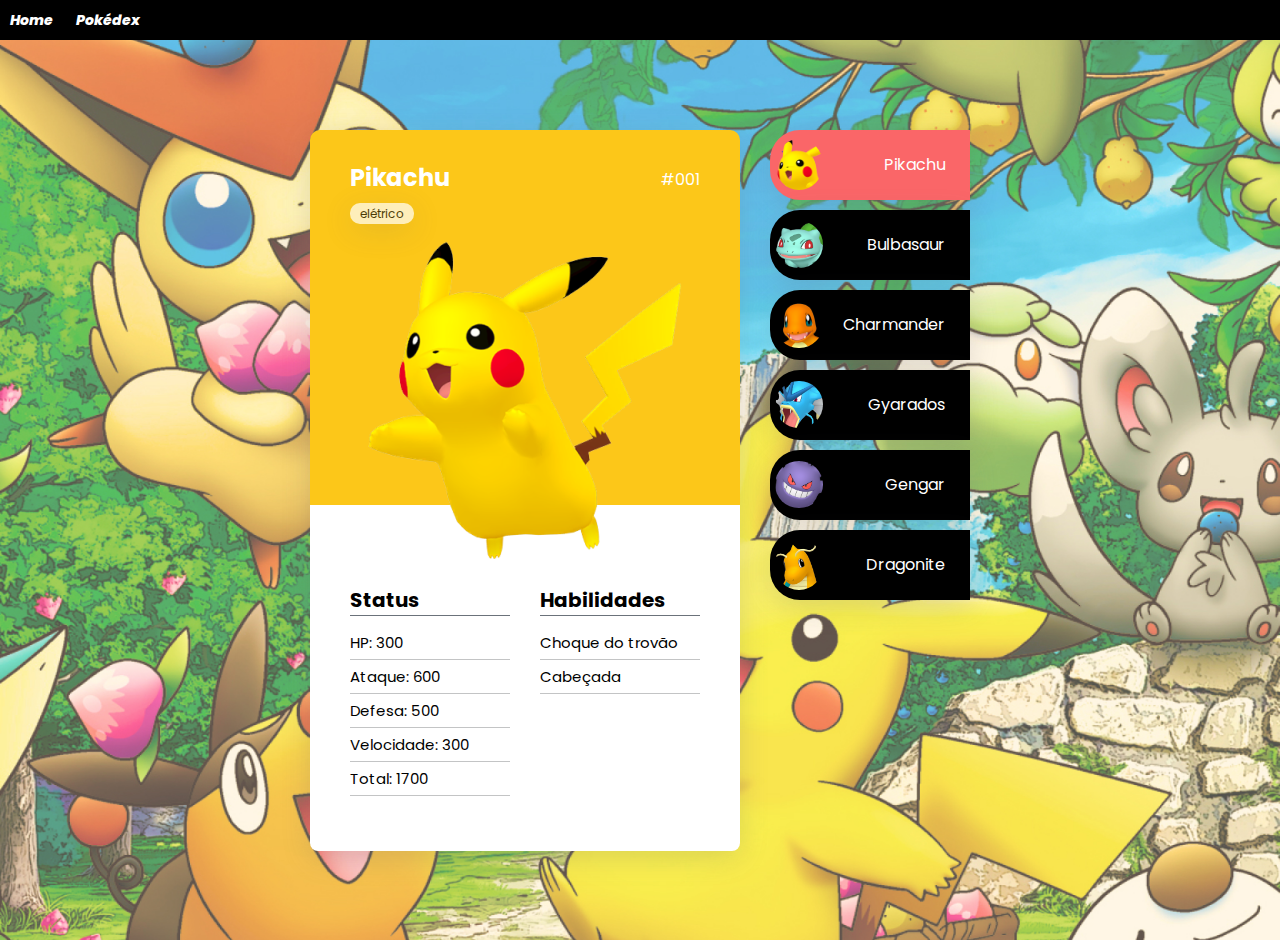
<file: index.html>
<!DOCTYPE html>
<html lang="pt-BR">

<head>
  <meta charset="UTF-8" />
  <meta name="viewport" content="width=device-width, initial-scale=1.0" />
  <title>Pokédex</title>
  <link rel="stylesheet" href="src/css/reset.css" />
  <link rel="stylesheet" href="src/css/navbar.css" />
  <link rel="stylesheet" href="src/css/global.css" />
  <link rel="stylesheet" href="src/css/cartao.css" />
  <link rel="stylesheet" href="src/css/listagem.css" />
  <link rel="stylesheet" href="src/css/responsivo.css" />

  <link rel="preconnect" href="https://fonts.googleapis.com" />
  <link rel="preconnect" href="https://fonts.gstatic.com" crossorigin />
  <link href="https://fonts.googleapis.com/css2?family=Poppins:wght@300;500;800&display=swap" rel="stylesheet" />
</head>

<body>
  <nav class="fundo">
    <ul>
      <li class="line"><a class="text" href="home.html">Home</a></li>
      <li class="line"><a class="text" href="index.html">Pokédex</a></li>
    </ul>
  </nav>
  <main>
    <div class="pokedex">
      <div class="cartoes-pokemon">
        <div class="cartao-pokemon tipo-eletrico aberto" id="cartao-pikachu">
          <div class="cartao-topo">
            <div class="detalhes">
              <h2 class="nome">Pikachu</h2>
              <span>#001</span>
            </div>

            <span class="tipo">elétrico</span>

            <div class="cartao-imagem">
              <img src="src/imagens/pikachu.png" alt="pikachu" />
            </div>
          </div>

          <div class="cartao-informacoes">
            <div class="status">
              <h3>Status</h3>

              <ul>
                <li>HP: 300</li>
                <li>Ataque: 600</li>
                <li>Defesa: 500</li>
                <li>Velocidade: 300</li>
                <li>Total: 1700</li>
              </ul>
            </div>

            <div class="habilidades">
              <h3>Habilidades</h3>

              <ul>
                <li>Choque do trovão</li>
                <li>Cabeçada</li>
              </ul>
            </div>
          </div>
        </div>

        <div class="cartao-pokemon tipo-fogo" id="cartao-charmander">
          <div class="cartao-topo">
            <div class="detalhes">
              <h2 class="nome">Charmander</h2>
              <span>#003</span>
            </div>

            <span class="tipo">fogo</span>

            <div class="cartao-imagem">
              <img src="src/imagens/charmander.png" alt="charmander" />
            </div>
          </div>

          <div class="cartao-informacoes">
            <div class="status">
              <h3>Status</h3>

              <ul>
                <li>HP: 200</li>
                <li>Ataque: 300</li>
                <li>Defesa: 400</li>
                <li>Velocidade: 320</li>
                <li>Total: 1220</li>
              </ul>
            </div>

            <div class="habilidades">
              <h3>Habilidades</h3>

              <ul>
                <li>Lança-chamas</li>
                <li>Cabeçada</li>
              </ul>
            </div>
          </div>
        </div>

        <div class="cartao-pokemon tipo-agua" id="cartao-gyarados">
          <div class="cartao-topo">
            <div class="detalhes">
              <h2 class="nome">Gyarados</h2>
              <span>#022</span>
            </div>

            <span class="tipo">água</span>

            <div class="cartao-imagem">
              <img src="src/imagens/gyarados.png" alt="gyarados" />
            </div>
          </div>

          <div class="cartao-informacoes">
            <div class="status">
              <h3>Status</h3>

              <ul>
                <li>HP: 300</li>
                <li>Ataque: 600</li>
                <li>Defesa: 500</li>
                <li>Velocidade: 300</li>
                <li>Total: 1700</li>
              </ul>
            </div>

            <div class="habilidades">
              <h3>Habilidades</h3>

              <ul>
                <li>Jato d'Água</li>
                <li>Hidro bomba</li>
              </ul>
            </div>
          </div>
        </div>

        <div class="cartao-pokemon tipo-trevas" id="cartao-gengar">
          <div class="cartao-topo">
            <div class="detalhes">
              <h2 class="nome">Gengar</h2>
              <span>#013</span>
            </div>

            <span class="tipo">trevas</span>

            <div class="cartao-imagem">
              <img src="src/imagens/gengar.png" alt="gengar" />
            </div>
          </div>

          <div class="cartao-informacoes">
            <div class="status">
              <h3>Status</h3>

              <ul>
                <li>HP: 100</li>
                <li>Ataque: 200</li>
                <li>Defesa: 300</li>
                <li>Velocidade: 400</li>
                <li>Total: 1000</li>
              </ul>
            </div>

            <div class="habilidades">
              <h3>Habilidades</h3>

              <ul>
                <li>Bola sombria</li>
                <li>Lambida</li>
              </ul>
            </div>
          </div>
        </div>

        <div class="cartao-pokemon tipo-grama" id="cartao-bulbasaur">
          <div class="cartao-topo">
            <div class="detalhes">
              <h2 class="nome">Bulbasaur</h2>
              <span>#002</span>
            </div>

            <span class="tipo">grama</span>

            <div class="cartao-imagem">
              <img src="src/imagens/bulbasaur.png" alt="bulbasaur" />
            </div>
          </div>

          <div class="cartao-informacoes">
            <div class="status">
              <h3>Status</h3>

              <ul>
                <li>HP: 320</li>
                <li>Ataque: 510</li>
                <li>Defesa: 400</li>
                <li>Velocidade: 200</li>
                <li>Total: 1430</li>
              </ul>
            </div>

            <div class="habilidades">
              <h3>Habilidades</h3>

              <ul>
                <li>Folha navalha</li>
                <li>Raio solar</li>
              </ul>
            </div>
          </div>
        </div>

        <div class="cartao-pokemon tipo-dragao" id="cartao-dragonite">
          <div class="cartao-topo">
            <div class="detalhes">
              <h2 class="nome">Dragonite</h2>
              <span>#062</span>
            </div>

            <span class="tipo">dragão</span>

            <div class="cartao-imagem">
              <img src="src/imagens/dragonite.png" alt="dragonite" />
            </div>
          </div>

          <div class="cartao-informacoes">
            <div class="status">
              <h3>Status</h3>

              <ul>
                <li>HP: 500</li>
                <li>Ataque: 600</li>
                <li>Defesa: 400</li>
                <li>Velocidade: 400</li>
                <li>Total: 1900</li>
              </ul>
            </div>

            <div class="habilidades">
              <h3>Habilidades</h3>

              <ul>
                <li>Dança do dragão</li>
                <li>Velocidade extrema</li>
              </ul>
            </div>
          </div>
        </div>
      </div>

      <nav class="listagem">
        <ul>
          <li class="pokemon ativo" id="pikachu">
            <img src="src/imagens/cabeca-pikachu.png" alt="cabeça do pikachu" />
            <span>Pikachu</span>
          </li>
          <li class="pokemon" id="bulbasaur">
            <img src="src/imagens/cabeca-bulbasaur.png" alt="cabeça do bulbasaur" />
            <span>Bulbasaur</span>
          </li>
          <li class="pokemon" id="charmander">
            <img src="src/imagens/cabeca-charmander.png" alt="cabeça do charmander" />
            <span>Charmander</span>
          </li>
          <li class="pokemon" id="gyarados">
            <img src="src/imagens/cabeca-gyarados.png" alt="cabeça do gyarados" />
            <span>Gyarados</span>
          </li>
          <li class="pokemon" id="gengar">
            <img src="src/imagens/cabeca-gengar.png" alt="cabeça do gengar" />
            <span>Gengar</span>
          </li>
          <li class="pokemon" id="dragonite">
            <img src="src/imagens/cabeca-dragonite.png" alt="cabeça do dragonite" />
            <span>Dragonite</span>
          </li>
        </ul>
      </nav>
    </div>
  </main>

  <script src="src/js/index.js"></script>
</body>

</html>
</file>
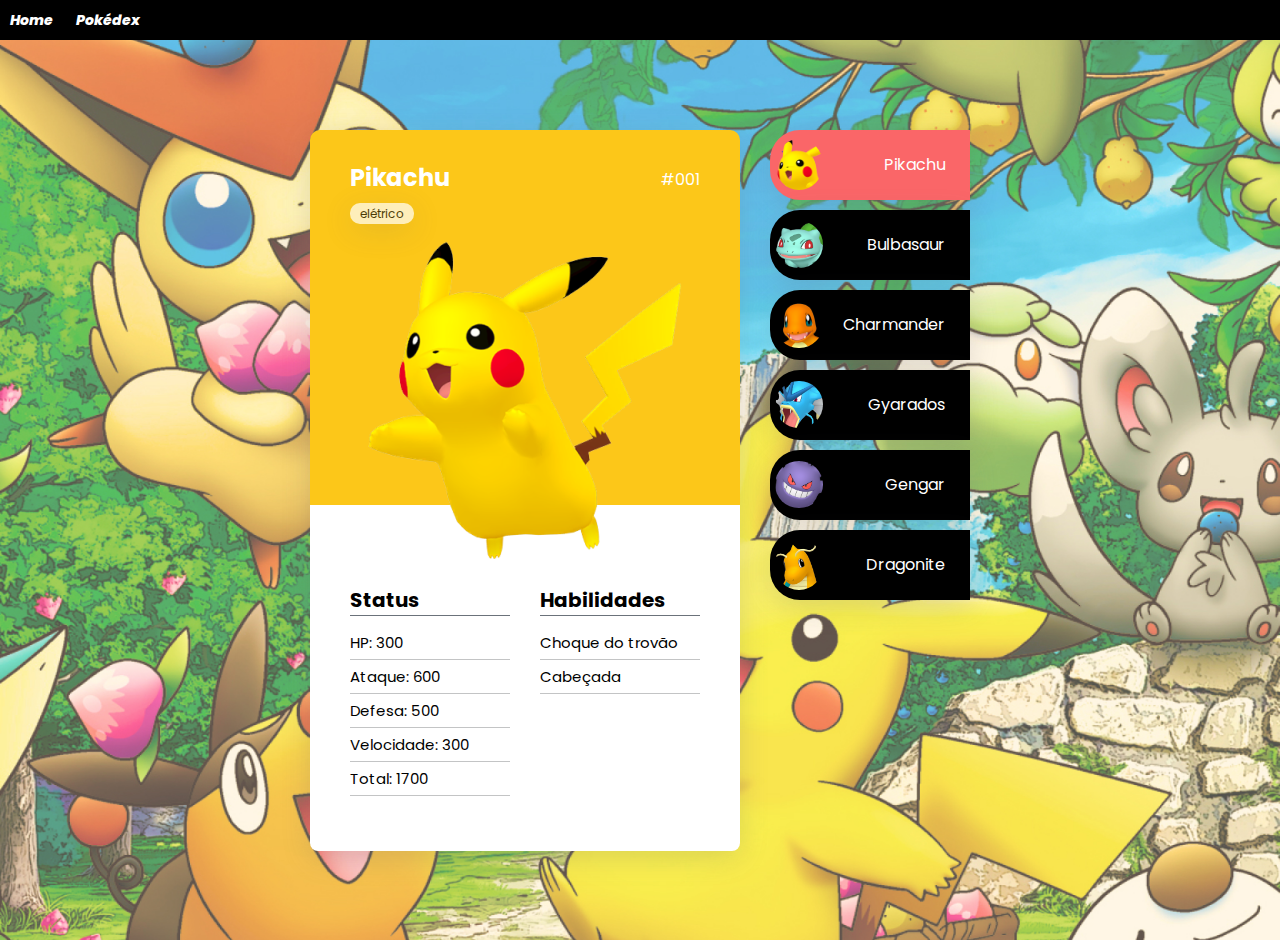
<file: pokedex.html>
<!DOCTYPE html>
<html lang="pt-BR">

<head>
  <meta charset="UTF-8" />
  <meta name="viewport" content="width=device-width, initial-scale=1.0" />
  <title>Pokédex</title>
  <link rel="stylesheet" href="src/css/reset.css" />
  <link rel="stylesheet" href="src/css/navbar.css" />
  <link rel="stylesheet" href="src/css/global.css" />
  <link rel="stylesheet" href="src/css/cartao.css" />
  <link rel="stylesheet" href="src/css/listagem.css" />
  <link rel="stylesheet" href="src/css/responsivo.css" />

  <link rel="preconnect" href="https://fonts.googleapis.com" />
  <link rel="preconnect" href="https://fonts.gstatic.com" crossorigin />
  <link href="https://fonts.googleapis.com/css2?family=Poppins:wght@300;500;800&display=swap" rel="stylesheet" />
</head>

<body>
  <nav class="fundo">
    <ul>
      <li class="line"><a class="text" href="home.html">Home</a></li>
      <li class="line"><a class="text" href="pokedex.html">Pokédex</a></li>
    </ul>
  </nav>
  <main>
    <div class="pokedex">
      <div class="cartoes-pokemon">
        <div class="cartao-pokemon tipo-eletrico aberto" id="cartao-pikachu">
          <div class="cartao-topo">
            <div class="detalhes">
              <h2 class="nome">Pikachu</h2>
              <span>#001</span>
            </div>

            <span class="tipo">elétrico</span>

            <div class="cartao-imagem">
              <img src="src/imagens/pikachu.png" alt="pikachu" />
            </div>
          </div>

          <div class="cartao-informacoes">
            <div class="status">
              <h3>Status</h3>

              <ul>
                <li>HP: 300</li>
                <li>Ataque: 600</li>
                <li>Defesa: 500</li>
                <li>Velocidade: 300</li>
                <li>Total: 1700</li>
              </ul>
            </div>

            <div class="habilidades">
              <h3>Habilidades</h3>

              <ul>
                <li>Choque do trovão</li>
                <li>Cabeçada</li>
              </ul>
            </div>
          </div>
        </div>

        <div class="cartao-pokemon tipo-fogo" id="cartao-charmander">
          <div class="cartao-topo">
            <div class="detalhes">
              <h2 class="nome">Charmander</h2>
              <span>#003</span>
            </div>

            <span class="tipo">fogo</span>

            <div class="cartao-imagem">
              <img src="src/imagens/charmander.png" alt="charmander" />
            </div>
          </div>

          <div class="cartao-informacoes">
            <div class="status">
              <h3>Status</h3>

              <ul>
                <li>HP: 200</li>
                <li>Ataque: 300</li>
                <li>Defesa: 400</li>
                <li>Velocidade: 320</li>
                <li>Total: 1220</li>
              </ul>
            </div>

            <div class="habilidades">
              <h3>Habilidades</h3>

              <ul>
                <li>Lança-chamas</li>
                <li>Cabeçada</li>
              </ul>
            </div>
          </div>
        </div>

        <div class="cartao-pokemon tipo-agua" id="cartao-gyarados">
          <div class="cartao-topo">
            <div class="detalhes">
              <h2 class="nome">Gyarados</h2>
              <span>#022</span>
            </div>

            <span class="tipo">água</span>

            <div class="cartao-imagem">
              <img src="src/imagens/gyarados.png" alt="gyarados" />
            </div>
          </div>

          <div class="cartao-informacoes">
            <div class="status">
              <h3>Status</h3>

              <ul>
                <li>HP: 300</li>
                <li>Ataque: 600</li>
                <li>Defesa: 500</li>
                <li>Velocidade: 300</li>
                <li>Total: 1700</li>
              </ul>
            </div>

            <div class="habilidades">
              <h3>Habilidades</h3>

              <ul>
                <li>Jato d'Água</li>
                <li>Hidro bomba</li>
              </ul>
            </div>
          </div>
        </div>

        <div class="cartao-pokemon tipo-trevas" id="cartao-gengar">
          <div class="cartao-topo">
            <div class="detalhes">
              <h2 class="nome">Gengar</h2>
              <span>#013</span>
            </div>

            <span class="tipo">trevas</span>

            <div class="cartao-imagem">
              <img src="src/imagens/gengar.png" alt="gengar" />
            </div>
          </div>

          <div class="cartao-informacoes">
            <div class="status">
              <h3>Status</h3>

              <ul>
                <li>HP: 100</li>
                <li>Ataque: 200</li>
                <li>Defesa: 300</li>
                <li>Velocidade: 400</li>
                <li>Total: 1000</li>
              </ul>
            </div>

            <div class="habilidades">
              <h3>Habilidades</h3>

              <ul>
                <li>Bola sombria</li>
                <li>Lambida</li>
              </ul>
            </div>
          </div>
        </div>

        <div class="cartao-pokemon tipo-grama" id="cartao-bulbasaur">
          <div class="cartao-topo">
            <div class="detalhes">
              <h2 class="nome">Bulbasaur</h2>
              <span>#002</span>
            </div>

            <span class="tipo">grama</span>

            <div class="cartao-imagem">
              <img src="src/imagens/bulbasaur.png" alt="bulbasaur" />
            </div>
          </div>

          <div class="cartao-informacoes">
            <div class="status">
              <h3>Status</h3>

              <ul>
                <li>HP: 320</li>
                <li>Ataque: 510</li>
                <li>Defesa: 400</li>
                <li>Velocidade: 200</li>
                <li>Total: 1430</li>
              </ul>
            </div>

            <div class="habilidades">
              <h3>Habilidades</h3>

              <ul>
                <li>Folha navalha</li>
                <li>Raio solar</li>
              </ul>
            </div>
          </div>
        </div>

        <div class="cartao-pokemon tipo-dragao" id="cartao-dragonite">
          <div class="cartao-topo">
            <div class="detalhes">
              <h2 class="nome">Dragonite</h2>
              <span>#062</span>
            </div>

            <span class="tipo">dragão</span>

            <div class="cartao-imagem">
              <img src="src/imagens/dragonite.png" alt="dragonite" />
            </div>
          </div>

          <div class="cartao-informacoes">
            <div class="status">
              <h3>Status</h3>

              <ul>
                <li>HP: 500</li>
                <li>Ataque: 600</li>
                <li>Defesa: 400</li>
                <li>Velocidade: 400</li>
                <li>Total: 1900</li>
              </ul>
            </div>

            <div class="habilidades">
              <h3>Habilidades</h3>

              <ul>
                <li>Dança do dragão</li>
                <li>Velocidade extrema</li>
              </ul>
            </div>
          </div>
        </div>
      </div>

      <nav class="listagem">
        <ul>
          <li class="pokemon ativo" id="pikachu">
            <img src="src/imagens/cabeca-pikachu.png" alt="cabeça do pikachu" />
            <span>Pikachu</span>
          </li>
          <li class="pokemon" id="bulbasaur">
            <img src="src/imagens/cabeca-bulbasaur.png" alt="cabeça do bulbasaur" />
            <span>Bulbasaur</span>
          </li>
          <li class="pokemon" id="charmander">
            <img src="src/imagens/cabeca-charmander.png" alt="cabeça do charmander" />
            <span>Charmander</span>
          </li>
          <li class="pokemon" id="gyarados">
            <img src="src/imagens/cabeca-gyarados.png" alt="cabeça do gyarados" />
            <span>Gyarados</span>
          </li>
          <li class="pokemon" id="gengar">
            <img src="src/imagens/cabeca-gengar.png" alt="cabeça do gengar" />
            <span>Gengar</span>
          </li>
          <li class="pokemon" id="dragonite">
            <img src="src/imagens/cabeca-dragonite.png" alt="cabeça do dragonite" />
            <span>Dragonite</span>
          </li>
        </ul>
      </nav>
    </div>
  </main>

  <script src="src/js/index.js"></script>
</body>

</html>
</file>
<file: src/css/navbar.css>
.fundo {
    height: 40px;
    padding: 0px;
    background: black;
    margin: 0px;
    font-family: 'Poppins', sans-serif;
    font-style: italic;
    font-weight: 800;
    font-size: 14px;
}

.line {
    display: inline-block;
}

.text {
    display: inline-block;
    padding: 10px;
    color: white;
    text-decoration: none;
}

.alinhar {
    margin: 0px;
    padding-inline-start: 0px;
}
</file>
<file: src/css/global.css>
body {
    margin: 0px;
    font-family: 'Poppins', sans-serif;
}

main {
    min-height: 100vh;
    display: flex;
    align-items: center;
    justify-content: center;
    background-image: url("/src/imagens/background_pokédex.jpg");
    background-position: center;
    background-repeat: no-repeat;
    background-size: cover;
}

.pokedex {
    display: flex;
    gap: 30px;
    padding: 30px 0;
}
</file>
<file: src/css/cartao.css>
.cartao-pokemon {
    display: none;
    box-shadow: rgba(100, 100, 111, 0.2) 0px 7px 29px 0px;
    border-radius: 10px;
}

.cartao-pokemon .cartao-topo {
    padding: 30px 40px 0;
}

.cartao-pokemon .nome {
    margin-bottom: 5px;
}

.cartao-pokemon .tipo {
    font-size: 12px;
    background-color: #FFFFFF;
    opacity: 0.7;
    border-radius: 10px;
    padding: 2px 10px;
    box-shadow: rgba(100, 100, 111, 0.2) 0px 7px 29px 0px;
}

.cartao-pokemon .detalhes {
    color: #FFFFFF;
    display: flex;
    justify-content: space-between;
    align-items: center;
}

.cartao-pokemon .cartao-imagem {
    width: 350px;
    height: 350px;
}

.cartao-pokemon img {
    max-height: 100%;
}

.cartao-pokemon .cartao-informacoes {
    display: flex;
    justify-content: space-between;
    background-color: #FFFFFF;
    padding: 80px 30px 50px;
    margin-top: -70px;
    border-bottom-left-radius: 8px;
    border-bottom-right-radius: 8px;
}

.cartao-pokemon .cartao-informacoes h3 {
    font-size: 20px;
    margin-bottom: 15px;
    border-bottom: 1px solid #6B727A;
}

.cartao-pokemon .cartao-informacoes .status, .cartao-pokemon .cartao-informacoes .habilidades {
    padding: 0 10px;
    width: 180px;
}

.cartao-pokemon .cartao-informacoes .habilidades ul li, .cartao-pokemon .cartao-informacoes .status ul li {
    border-bottom: 1px solid #C3C4C5;
    padding: 0 0 5px;
    margin-bottom: 5px;
    font-size: 15px;
}

.cartao-pokemon.aberto {
    display: block;
}

.tipo-fogo {
    background-color: #ED8A8B;
}

.tipo-eletrico {
    background-color: #FCC719;
}

.tipo-agua {
    background-color: #76BEFE;
}

.tipo-grama {
    background-color: #49D0B0;
}

.tipo-trevas {
    background-color: #BA68C8;
}

.tipo-dragao {
    background-color: #C29791;
}
</file>
<file: src/css/listagem.css>
.listagem {
    max-width: 200px;
}

.listagem .pokemon {
    display: flex;
    align-items: center;
    justify-content: space-between;
    margin-bottom: 10px;
    background-color: #000000;
    color: #FFFFFF;
    padding: 0 5px;
    cursor: pointer;
    border-top-left-radius: 30px;
    border-bottom-left-radius: 30px;
    min-height: 70px;
    box-shadow: rgba(100, 100, 111, 0.2) 0px 7px 29px 0px;
    transition: 0.15s ease-in-out;
}

.listagem .pokemon:hover {
    transform: scale(1.05);
}

.listagem .pokemon img {
    width: 25%;
    border-radius: 50%;
}

.listagem .pokemon span {
    padding-right: 20px;
}

.listagem .pokemon.ativo {
    background-color: #FA6668;
}
</file>
<file: src/css/responsivo.css>
@media (max-width: 750px) {
    body {
        font-size: 12px;
    }

    .pokedex {
        flex-direction: column;
        padding: 30px 0;
    }

    .cartao-pokemon {
        max-width: 300px;
    }

    .cartao-pokemon .cartao-imagem {
        width: 200px;
        height: 200px;
    }

    .cartao-pokemon .cartao-informacoes {
        padding: 60px 30px 30px;
        margin-top: -50px;
    }

    .cartao-pokemon .cartao-informacoes h3 {
        font-size: 16px;
    }

    .listagem {
        max-width: 300px;
    }

    .listagem ul {
        display: flex;
        gap: 8px;
        flex-wrap: wrap;
        justify-content: space-between;
    }

    .listagem .pokemon {
        width: 140px;
        border-top-left-radius: 0;
        border-bottom-left-radius: 0;
        margin-bottom: 0;
        border-radius: 8px;
    }

    .listagem .pokemon span {
        padding-right: 5px;
    }

}
</file>
